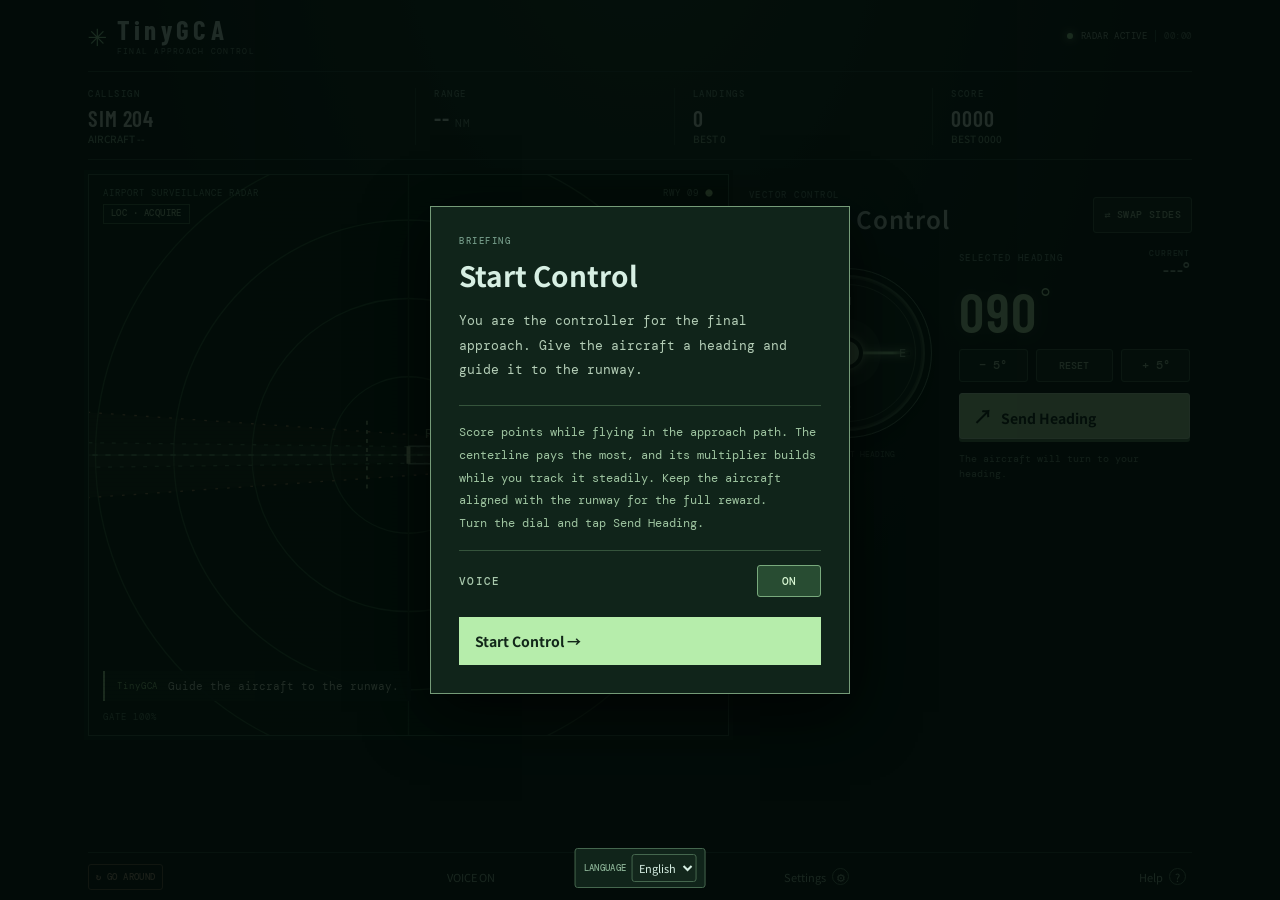
<file: index.html>
<!doctype html>
<html lang="en">
<head>
  <meta charset="utf-8">
  <meta name="viewport" content="width=device-width, initial-scale=1, viewport-fit=cover, user-scalable=no">
  <meta name="theme-color" content="#071310">
  <title>TinyGCA / FINAL APPROACH</title>
  <link rel="canonical" href="https://tatesuke.github.io/TinyGCA/">
  <meta name="description" content="A radar approach mini-game that lets you guide aircraft to the runway.">
  <meta property="og:type" content="website">
  <meta property="og:url" content="https://tatesuke.github.io/TinyGCA/">
  <meta property="og:title" content="TinyGCA / FINAL APPROACH">
  <meta property="og:description" content="A radar approach mini-game that lets you guide aircraft to the runway.">
  <meta property="og:image" content="https://tatesuke.github.io/TinyGCA/og-image.png">
  <meta property="og:image:width" content="1500">
  <meta property="og:image:height" content="787">
  <meta property="og:image:type" content="image/png">
  <meta property="og:image:alt" content="TinyGCA radar showing an aircraft correcting toward the runway, beside the heading controls.">
  <meta name="twitter:card" content="summary_large_image">
  <meta name="twitter:title" content="TinyGCA / FINAL APPROACH">
  <meta name="twitter:description" content="A radar approach mini-game that lets you guide aircraft to the runway.">
  <meta name="twitter:image" content="https://tatesuke.github.io/TinyGCA/og-image.png">
  <meta name="twitter:image:alt" content="TinyGCA radar showing an aircraft correcting toward the runway, beside the heading controls.">
  <link rel="stylesheet" href="style.css">
  <style>
    #radar { touch-action: none; cursor: grab; }
    #radar:active { cursor: grabbing; }
    .radar-controls { position: absolute; z-index: 2; top: 34px; right: 12px; display: flex; gap: 4px; }
    .radar-controls button { min-width: 30px; height: 28px; padding: 0 6px; border: 1px solid #527f59; border-radius: 3px; background: #10291de8; color: #c6e9c1; font: 600 10px 'DM Mono', monospace; }
    .radar-controls button:focus-visible { outline: 2px solid #c5ffc2; outline-offset: 2px; }
    .penalty-toast { position: absolute; z-index: 2; top: 71px; right: 12px; padding: 5px 8px; border: 1px solid #c77868; border-radius: 3px; background: #351b19e8; color: #ffd1c4; font: 600 10px 'DM Mono', monospace; letter-spacing: .04em; pointer-events: none; opacity: 0; transform: translateY(-4px); transition: opacity .18s, transform .18s; }
    .penalty-toast.show { opacity: 1; transform: translateY(0); }
    .go-around { height: 26px; padding: 0 7px; border: 1px solid #71594a; border-radius: 3px; background: transparent; color: #b49a83; font: 600 9px 'DM Mono', monospace; letter-spacing: .04em; }
    @media (min-width: 800px) {
      .console { width: min(100%, 1140px); display: grid; grid-template-columns: minmax(0, 1.3fr) minmax(320px, .9fr); grid-template-rows: auto auto 1fr auto; column-gap: 20px; }
      .topbar, .status-strip, footer { grid-column: 1 / -1; }
      .radar-wrap { grid-column: 1; grid-row: 3; align-self: start; aspect-ratio: 1.14 / 1; }
      .control-panel { grid-column: 2; grid-row: 3; align-self: start; min-width: 0; }
      .control-content { grid-template-columns: 44% 56%; }
      .dial { width: min(15vw, 170px); height: min(15vw, 170px); }
      .issue small { display: none; }
    }
  </style>
</head>
<body>
  <main class="console">
    <header class="topbar">
      <div class="brand"><span class="brand-mark">✳</span><div><strong>TinyGCA</strong><small>FINAL APPROACH CONTROL</small></div></div>
      <div class="top-right"><span class="live-dot"></span><span>RADAR ACTIVE</span><span class="clock" id="clock">00:00</span></div>
    </header>

    <section class="status-strip" aria-label="Flight status">
      <div><span class="label">CALLSIGN</span><strong id="callsign">SIM 204</strong><span class="aircraft-type" id="aircraftType">AIRCRAFT --</span></div>
      <div><span class="label">RANGE</span><strong><span id="range">--</span> <em>NM</em></strong></div>
      <div><span class="label">LANDINGS</span><strong id="landingCount">0</strong><span class="aircraft-type">BEST <span id="maxLandings">0</span></span></div>
      <div><span class="label">SCORE</span><strong id="score">0000</strong><span class="aircraft-type">BEST <span id="maxScore">0000</span></span></div>
    </section>

    <section class="radar-wrap" aria-label="Radar screen">
      <canvas id="radar" aria-label="Radar view of the aircraft and runway. Drag to move the view."></canvas>
      <div class="radar-top"><span>AIRPORT SURVEILLANCE RADAR</span><span>RWY 09 <b>●</b></span></div>
      <div class="radar-controls" aria-label="Radar view controls"><button id="radarZoomOut" type="button" aria-label="Zoom out">−</button><button id="radarReset" type="button" aria-label="Reset radar view">AUTO</button><button id="radarZoomIn" type="button" aria-label="Zoom in">＋</button></div>
      <div class="penalty-toast" id="penaltyToast" role="status" aria-live="polite"></div>
      <div class="loc-status" id="locStatus">LOC · ACQUIRE</div>
      <div class="radar-bottom"><span id="gateWidth">GATE 100%</span></div>
      <div class="message" id="message" aria-live="polite"><span class="message-kicker">TinyGCA</span><span id="messageText">Guide the aircraft to the runway.</span></div>
    </section>

    <section class="control-panel">
      <div class="panel-heading"><div><span class="label">VECTOR CONTROL</span><h1>Heading Control</h1></div><button id="swapControls" class="swap-controls" type="button" aria-pressed="false" aria-label="Swap compass and heading controls">⇄ SWAP SIDES</button></div>
      <div class="control-content" id="controlContent">
        <div class="dial-side">
          <div class="dial" id="dial" role="slider" tabindex="0" aria-label="Selected heading" aria-valuemin="0" aria-valuemax="359" aria-valuenow="90">
            <div class="dial-ticks"></div><div class="dial-runway-guide" id="dialRunwayGuide" aria-hidden="true" hidden></div><div class="dial-face"><span class="dial-n">N</span><span class="dial-e">E</span><span class="dial-s">S</span><span class="dial-w">W</span><div class="dial-current-pointer" id="dialCurrentPointer" aria-hidden="true" hidden></div><span class="dial-pointer" id="dialPointer"></span></div><div class="dial-center" aria-hidden="true"></div>
          </div>
          <div class="dial-hint">DRAG TO SET HEADING</div>
        </div>
        <div class="command-side">
          <div class="heading-labels"><span class="label">SELECTED HEADING</span><span class="current-heading"><span class="label">CURRENT</span><strong><span id="heading">---</span>°</strong></span></div>
          <div class="selected"><span id="selectedHeading">090</span><sup>°</sup></div>
          <div class="adjust"><button id="minus" aria-label="Decrease heading by 5 degrees">− 5°</button><button id="resetHeading" type="button" aria-label="Reset to currently instructed heading" title="Reset to instructed heading">RESET</button><button id="plus" aria-label="Increase heading by 5 degrees">+ 5°</button></div>
          <button class="issue" id="issue"><span>↗</span> Send Heading <small>TRANSMIT</small></button>
          <p class="command-note" id="commandNote">The aircraft will turn to your heading.</p>
        </div>
      </div>
    </section>

    <footer><button class="go-around" id="goAround" type="button">↻ GO AROUND</button><button id="voiceButton" aria-pressed="true">VOICE ON</button><label class="language-control"><span>LANGUAGE</span><select id="languageSelect" aria-label="Language"><option value="en">English</option><option value="ja">日本語</option></select></label><button id="settingsButton" type="button">Settings <span>⚙</span></button><button id="helpButton">Help <span>?</span></button></footer>
  </main>

  <div class="overlay" id="overlay" hidden><div class="modal"><span class="label" id="modalKicker">BRIEFING</span><h2 id="modalTitle">Start Control</h2><p id="modalText"></p><div class="modal-info" id="modalInfo"></div><div class="modal-sound" id="modalSound"><span>VOICE</span><button id="modalVoiceButton" type="button" aria-pressed="true">ON</button></div><button id="modalButton">Start Control <span>→</span></button><button id="shareScore" type="button" hidden>Share Result ↗</button></div></div>
  <div class="overlay settings-overlay" id="settingsOverlay" hidden><div class="modal settings-modal" role="dialog" aria-modal="true" aria-labelledby="settingsTitle"><span class="label">DISPLAY &amp; SIMULATION</span><h2 id="settingsTitle">Settings</h2><div class="settings-list">
    <label class="setting-row"><span>コンパス円周ガイド</span><input id="settingCompassGuide" type="checkbox"></label>
    <label class="setting-row"><span>機影横のポイント</span><input id="settingPoints" type="checkbox"></label>
    <label class="setting-row"><span>機体横の風表示</span><input id="settingWindDisplay" type="checkbox"></label>
    <label class="setting-row setting-number"><span>機影更新間隔 <small>0 = 滑らか</small></span><span><input id="settingRefreshMs" type="number" min="0" max="10000" step="100" inputmode="numeric"> ms</span></label>
    <label class="setting-row"><span>機体形状を表示 <small>OFF = 点</small></span><input id="settingAircraftShape" type="checkbox"></label>
    <fieldset class="aircraft-options"><legend>出現機体</legend><label><input type="checkbox" name="aircraftType" value="helicopter">ヘリコプター</label><label><input type="checkbox" name="aircraftType" value="light">軽飛行機</label><label><input type="checkbox" name="aircraftType" value="heavy">大型機</label><label><input type="checkbox" name="aircraftType" value="business">ビジネスジェット</label><label><input type="checkbox" name="aircraftType" value="fighter">戦闘機</label></fieldset>
    <label class="setting-row"><span>無風モード</span><input id="settingCalmWind" type="checkbox"></label>
  </div><p class="settings-error" id="settingsError" role="alert"></p><div class="settings-actions"><button id="settingsReset" class="settings-reset" type="button">Reset Defaults</button><button id="settingsClose" type="button">Save &amp; Close <span>→</span></button></div></div></div>
  <script src="game.js"></script>
</body>
</html>
</file>
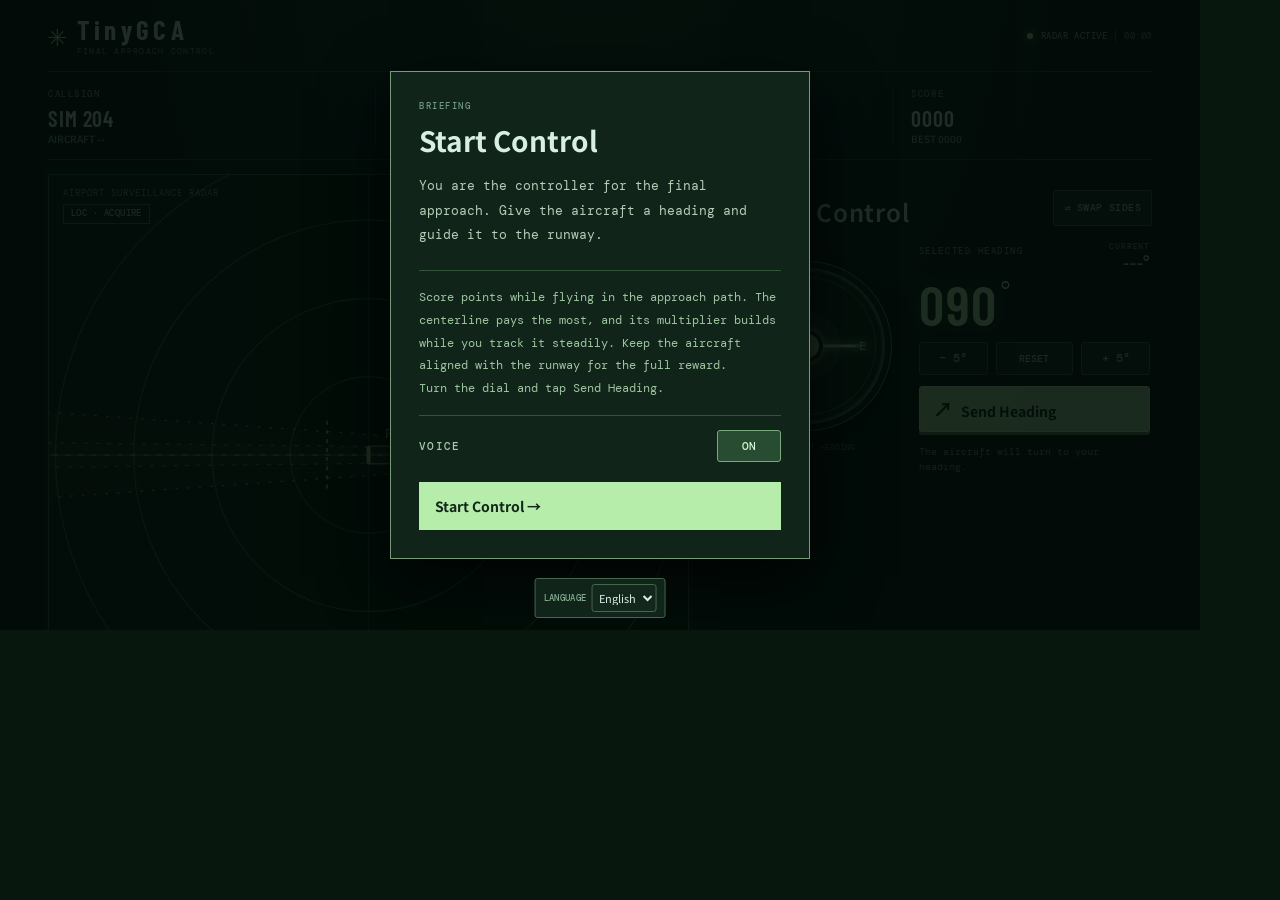
<file: og-capture.html>
<!doctype html>
<html lang="en">
<head>
  <meta charset="utf-8">
  <meta name="viewport" content="width=device-width, initial-scale=1">
  <meta name="robots" content="noindex, nofollow">
  <title>TinyGCA — OG image capture</title>
  <style>
    html, body { margin: 0; width: 100%; height: 100%; overflow: hidden; background: #07170e; }
    iframe { display: block; width: 1200px; height: 630px; border: 0; }
  </style>
</head>
<body>
  <!-- Capture this page at a 1200 × 630 viewport. The frame uses the actual game renderer. -->
  <iframe id="capture" title="TinyGCA radar capture"></iframe>
  <script>
    document.getElementById('capture').src = location.protocol === 'file:'
      ? 'index.html?og-capture=1'
      : '/?og-capture=1';
  </script>
</body>
</html>
</file>
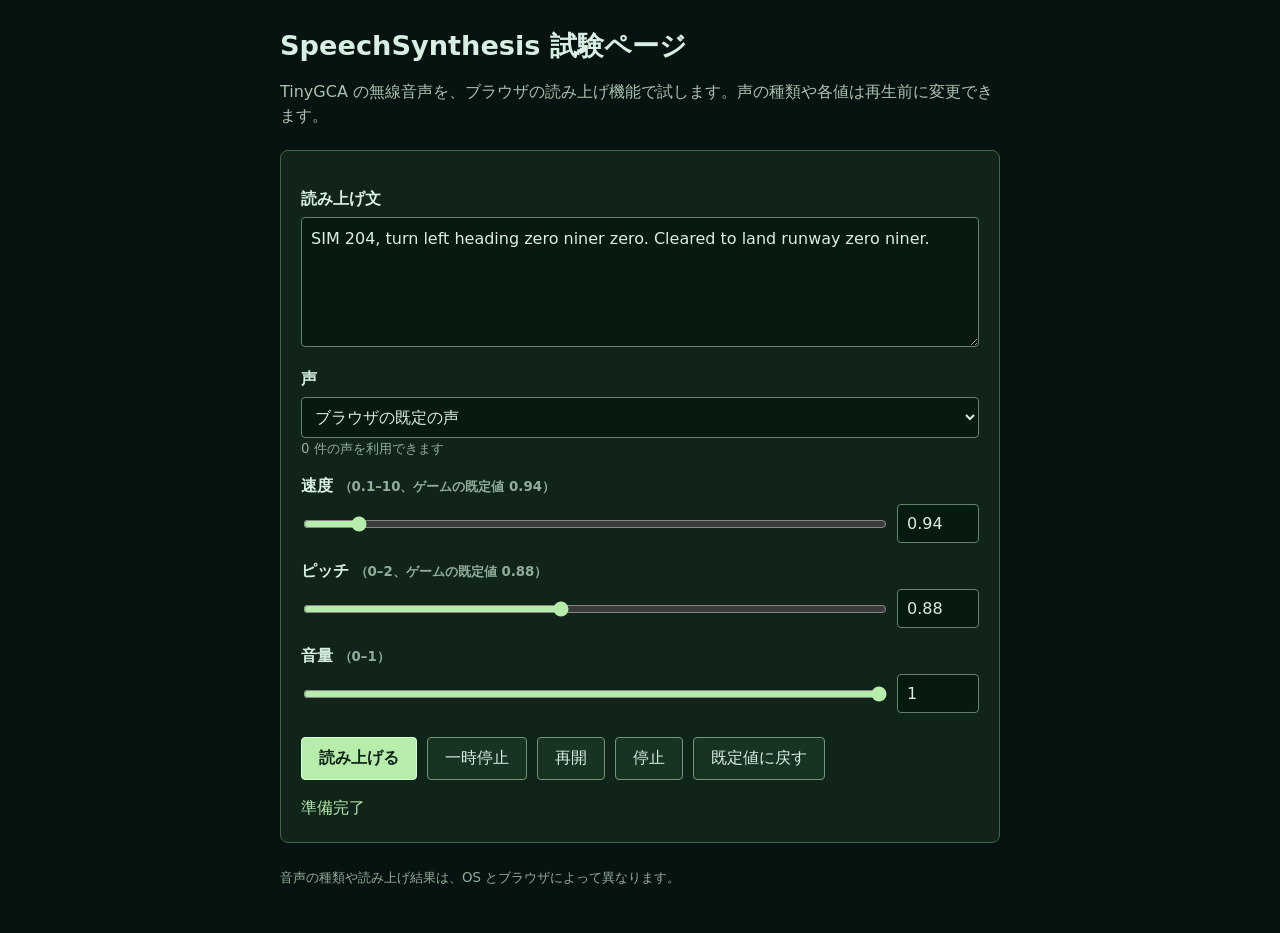
<file: speech-test.html>
<!doctype html>
<html lang="ja">
<head>
  <meta charset="utf-8">
  <meta name="viewport" content="width=device-width, initial-scale=1">
  <meta name="robots" content="noindex, nofollow">
  <title>SpeechSynthesis 試験ページ — TinyGCA</title>
  <style>
    :root { color-scheme: dark; font-family: system-ui, sans-serif; background: #071310; color: #d7efe3; }
    * { box-sizing: border-box; }
    body { margin: 0; padding: 28px 16px; }
    main { max-width: 720px; margin: auto; }
    h1 { margin: 0 0 8px; font-size: 1.7rem; }
    p { color: #a9c3b0; line-height: 1.5; }
    .panel { background: #10241a; border: 1px solid #42664b; border-radius: 8px; padding: 20px; margin: 22px 0; }
    label { display: block; margin: 18px 0 7px; font-weight: 600; }
    select, textarea, input[type="number"] { width: 100%; border: 1px solid #63836a; border-radius: 4px; background: #071a10; color: inherit; font: inherit; padding: 9px; }
    textarea { min-height: 130px; resize: vertical; line-height: 1.5; }
    .slider { display: grid; grid-template-columns: minmax(0, 1fr) 82px; gap: 12px; align-items: center; }
    input[type="range"] { width: 100%; accent-color: #b6edab; }
    .actions { display: flex; flex-wrap: wrap; gap: 10px; margin-top: 24px; }
    button { padding: 10px 17px; border: 1px solid #709678; border-radius: 4px; background: #193322; color: inherit; font: inherit; cursor: pointer; }
    button.primary { background: #b6edab; color: #102319; border-color: #d4ffd1; font-weight: 700; }
    button:disabled { opacity: .45; cursor: not-allowed; }
    :focus-visible { outline: 2px solid #c5ffc2; outline-offset: 3px; }
    #status { min-height: 1.5em; margin-top: 18px; color: #b6edab; }
    small { color: #91ad9a; }
  </style>
</head>
<body>
  <main>
    <h1>SpeechSynthesis 試験ページ</h1>
    <p>TinyGCA の無線音声を、ブラウザの読み上げ機能で試します。声の種類や各値は再生前に変更できます。</p>
    <div class="panel">
      <label for="text">読み上げ文</label>
      <textarea id="text">SIM 204, turn left heading zero niner zero. Cleared to land runway zero niner.</textarea>

      <label for="voice">声</label>
      <select id="voice"><option value="">ブラウザの既定の声</option></select>
      <small id="voiceCount">利用可能な声を読み込み中…</small>

      <label for="rate">速度 <small>（0.1–10、ゲームの既定値 0.94）</small></label>
      <div class="slider"><input id="rate" type="range" min="0.1" max="10" step="0.01" value="0.94"><input id="rateNumber" type="number" min="0.1" max="10" step="0.01" value="0.94" aria-label="速度の数値"></div>

      <label for="pitch">ピッチ <small>（0–2、ゲームの既定値 0.88）</small></label>
      <div class="slider"><input id="pitch" type="range" min="0" max="2" step="0.01" value="0.88"><input id="pitchNumber" type="number" min="0" max="2" step="0.01" value="0.88" aria-label="ピッチの数値"></div>

      <label for="volume">音量 <small>（0–1）</small></label>
      <div class="slider"><input id="volume" type="range" min="0" max="1" step="0.01" value="1"><input id="volumeNumber" type="number" min="0" max="1" step="0.01" value="1" aria-label="音量の数値"></div>

      <div class="actions">
        <button id="play" class="primary" type="button">読み上げる</button>
        <button id="pause" type="button">一時停止</button>
        <button id="resume" type="button">再開</button>
        <button id="stop" type="button">停止</button>
        <button id="reset" type="button">既定値に戻す</button>
      </div>
      <div id="status" role="status" aria-live="polite">準備完了</div>
    </div>
    <p><small>音声の種類や読み上げ結果は、OS とブラウザによって異なります。</small></p>
  </main>
  <script>
    const supported = 'speechSynthesis' in window && 'SpeechSynthesisUtterance' in window;
    const synth = supported ? window.speechSynthesis : null;
    const $ = id => document.getElementById(id);
    const status = message => { $('status').textContent = message; };
    const textStorageKey = 'tinygca.speechTest.text';
    try {
      const savedText = localStorage.getItem(textStorageKey);
      if (savedText !== null) $('text').value = savedText;
    } catch {}
    $('text').addEventListener('input', () => {
      try { localStorage.setItem(textStorageKey, $('text').value); } catch {}
    });
    let voices = [];
    let current = null;

    for (const [id, min, max] of [['rate', .1, 10], ['pitch', 0, 2], ['volume', 0, 1]]) {
      const range = $(id);
      const number = $(id + 'Number');
      range.addEventListener('input', () => { number.value = range.value; });
      number.addEventListener('input', () => {
        if (number.value === '') return;
        const value = Number(number.value);
        if (Number.isFinite(value)) range.value = Math.min(max, Math.max(min, value));
      });
      number.addEventListener('change', () => { number.value = range.value; });
    }

    function loadVoices() {
      if (!supported) return;
      const previous = $('voice').value;
      voices = synth.getVoices();
      $('voice').replaceChildren(new Option('ブラウザの既定の声', ''));
      voices.forEach((voice, index) => {
        $('voice').add(new Option(`${voice.name} (${voice.lang})${voice.default ? ' — 既定' : ''}`, String(index)));
      });
      if (previous && voices[Number(previous)]) $('voice').value = previous;
      $('voiceCount').textContent = `${voices.length} 件の声を利用できます`;
    }

    if (supported) {
      loadVoices();
      synth.addEventListener('voiceschanged', loadVoices);
    } else {
      status('このブラウザは SpeechSynthesis に対応していません。');
      $('voiceCount').textContent = '利用できません';
      for (const id of ['play', 'pause', 'resume', 'stop']) $(id).disabled = true;
    }

    $('play').addEventListener('click', () => {
      const text = $('text').value.trim();
      if (!text) { status('読み上げ文を入力してください。'); return; }
      synth.cancel();
      const utterance = new SpeechSynthesisUtterance(text);
      const selected = $('voice').value;
      if (selected !== '' && voices[Number(selected)]) utterance.voice = voices[Number(selected)];
      utterance.lang = utterance.voice?.lang || 'en-US';
      utterance.rate = Number($('rate').value);
      utterance.pitch = Number($('pitch').value);
      utterance.volume = Number($('volume').value);
      current = utterance;
      utterance.onstart = () => { if (current === utterance) status('読み上げ中'); };
      utterance.onend = () => { if (current === utterance) { current = null; status('読み上げ完了'); } };
      utterance.onerror = event => { if (current === utterance) { current = null; status(`読み上げエラー: ${event.error}`); } };
      try { synth.speak(utterance); status('読み上げを開始しています…'); }
      catch (error) { current = null; status(`読み上げに失敗しました: ${error.message}`); }
    });
    $('pause').addEventListener('click', () => { synth.pause(); status('一時停止中'); });
    $('resume').addEventListener('click', () => { synth.resume(); status('読み上げ中'); });
    $('stop').addEventListener('click', () => { current = null; synth.cancel(); status('停止しました'); });
    $('reset').addEventListener('click', () => {
      $('voice').value = '';
      for (const [id, value] of [['rate', '0.94'], ['pitch', '0.88'], ['volume', '1']]) {
        $(id).value = value;
        $(id + 'Number').value = value;
      }
      status('既定値に戻しました');
    });
  </script>
</body>
</html>
</file>
<file: style.css>
@import url('https://fonts.googleapis.com/css2?family=Barlow+Condensed:wght@500;600;700&family=DM+Mono:wght@400;500&family=Noto+Sans+JP:wght@400;500;700&display=swap');
.aircraft-type{display:block;margin-top:2px;color:#86ad91;font:500 10px/1.2 'Noto Sans JP',sans-serif;white-space:nowrap}
.loc-status{position:absolute;top:29px;left:14px;padding:4px 7px;border:1px solid #48714d;background:#092016d9;color:#b0d7ac;font:500 9px/1.1 'DM Mono',monospace;letter-spacing:.05em;pointer-events:none}.loc-status.established{border-color:#b3f1a3;color:#d1ffc5;box-shadow:0 0 10px #a5e69a55;animation:loc-boost-pulse .8s ease-in-out infinite alternate}@keyframes loc-boost-pulse{from{border-color:#77a979;color:#b8deb3;box-shadow:0 0 5px #a5e69a44;background:#092016e8}to{border-color:#d8ffd0;color:#efffec;box-shadow:0 0 16px #baffaa99,0 0 4px #e3ffdc inset;background:#153c25f2}}@media(prefers-reduced-motion:reduce){.loc-status.established{animation:none;border-color:#d8ffd0;color:#efffec;box-shadow:0 0 12px #baffaa77}}
:root{font-family:'DM Mono','Noto Sans JP',monospace;color:#d7efe3;background:#07110f;font-synthesis:none}*{box-sizing:border-box}body{margin:0;min-width:320px;background:radial-gradient(ellipse at 50% -20%,#1c3529 0%,#07110f 55%);min-height:100dvh}.console{width:min(100%,510px);margin:auto;min-height:100dvh;padding:0 18px;display:flex;flex-direction:column}.topbar{height:72px;display:flex;align-items:center;justify-content:space-between;border-bottom:1px solid #29443a}.brand{display:flex;align-items:center;gap:10px}.brand-mark{font-size:31px;color:#a8eab0;line-height:1}.brand strong{font:700 27px/1 'Barlow Condensed',sans-serif;letter-spacing:.16em;display:block}.brand small{display:block;font-size:8px;letter-spacing:.16em;color:#789b88;margin-top:3px}.top-right{font-size:9px;color:#a5c2ad;letter-spacing:.06em;display:flex;align-items:center;gap:8px}.live-dot{height:6px;width:6px;border-radius:50%;background:#b3f7ad;box-shadow:0 0 9px #b3f7ad}.clock{color:#698476;border-left:1px solid #345245;padding-left:8px}.status-strip{display:grid;grid-template-columns:1.3fr 1fr 1fr 1fr;border-bottom:1px solid #29443a;padding:16px 0 14px;gap:6px}.status-strip>div{border-right:1px solid #254235;padding-left:12px}.status-strip>div:first-child{padding-left:0}.status-strip>div:last-child{border:0}.label{display:block;font-size:9px;letter-spacing:.17em;color:#719785;font-weight:500}.status-strip strong{display:block;font:600 22px/1.2 'Barlow Condensed',sans-serif;letter-spacing:.04em;margin-top:5px;color:#e2f4e7;white-space:nowrap}.status-strip em{font-style:normal;font:11px 'DM Mono',monospace;color:#739585}.radar-wrap{position:relative;margin:14px 0 0;border:1px solid #3e6750;background:#06150f;box-shadow:inset 0 0 35px #0a2b1a,0 0 0 4px #0a1c15;aspect-ratio:1.14/1;overflow:hidden}.radar-wrap:after{content:"";position:absolute;inset:0;pointer-events:none;background:repeating-linear-gradient(to bottom,transparent 0,transparent 3px,#0004 4px);opacity:.4}#radar{display:block;width:100%;height:100%}.radar-top,.radar-bottom{position:absolute;left:14px;right:14px;display:flex;justify-content:space-between;font-size:9px;letter-spacing:.11em;color:#78a88a;pointer-events:none}.radar-top{top:12px}.radar-top b{font-size:8px;color:#bff9a9}.radar-bottom{bottom:12px;color:#628b6f}.message{position:absolute;left:14px;bottom:58px;background:#0b2119e8;border-left:2px solid #b6f3ad;padding:8px 12px;max-width:calc(100% - 28px);display:flex;gap:10px;align-items:center;font-size:11px;color:#e0f6dc;transition:opacity .3s}.message-kicker{font-size:9px;color:#a9e998;letter-spacing:.1em}.control-panel{padding-top:22px;flex:1}.panel-heading{display:flex;align-items:end;justify-content:space-between}.panel-heading h1{font:600 24px/1.1 'Noto Sans JP',sans-serif;letter-spacing:.03em;margin:5px 0 0}.instruction{font-size:10px;color:#789783;padding-bottom:3px}.control-content{display:grid;grid-template-columns:47% 53%;align-items:center;padding:15px 2px 11px;min-height:224px}.dial-side{text-align:center}.dial{position:relative;width:min(42vw,184px);height:min(42vw,184px);margin:auto;border-radius:50%;border:1px solid #668a70;background:radial-gradient(circle,#243b2d 0 28%,#14261d 29% 62%,#344b37 63% 65%,#102219 66%);box-shadow:0 8px 23px #0009,inset 0 0 0 6px #0a1a12,inset 0 0 0 8px #4d6c52;touch-action:none;cursor:grab}.dial:active{cursor:grabbing}.dial-ticks{position:absolute;inset:10px;border-radius:50%;background:repeating-conic-gradient(from 0deg,#8eb195 0deg 1deg,transparent 1deg 15deg);mask:radial-gradient(circle,transparent 0 79%,#000 80% 85%,transparent 86%)}.dial-face{position:absolute;inset:15px;border-radius:50%;border:1px solid #47654e}.dial-face span:not(.dial-pointer):not(.dial-center){position:absolute;color:#9fc0a2;font:500 12px 'DM Mono',monospace}.dial-n{top:8px;left:50%;transform:translateX(-50%)}.dial-e{right:9px;top:50%;transform:translateY(-50%)}.dial-s{bottom:8px;left:50%;transform:translateY(-50%)}.dial-w{left:9px;top:50%;transform:translateY(-50%)}.dial-pointer{position:absolute;left:50%;top:50%;width:3px;height:45%;transform-origin:50% 0;background:linear-gradient(#b6f5ae,#b6f5ae 72%,transparent);box-shadow:0 0 9px #b6f5ae}.dial-pointer:after{content:"";position:absolute;top:0;left:-5px;border-left:6px solid transparent;border-right:6px solid transparent;border-bottom:11px solid #b6f5ae;transform:translateY(-8px)}.dial-center{position:absolute;left:50%;top:50%;width:18px;height:18px;border-radius:50%;transform:translate(-50%,-50%);background:#b4e6ad;border:4px solid #1b3223;box-shadow:0 0 8px #b6f5ae}.dial-hint{margin-top:11px;color:#658471;font-size:9px;letter-spacing:.15em}.command-side{padding-left:15px}.selected{font:600 56px/1 'Barlow Condensed',sans-serif;letter-spacing:.03em;color:#c8f8bb;margin:5px 0 10px;text-shadow:0 0 18px #a9e89a33}.selected sup{font:25px 'Barlow Condensed',sans-serif;vertical-align:top;margin-left:3px}.adjust{display:flex;gap:8px;margin-bottom:11px}.adjust button{flex:1;background:#13271c;border:1px solid #45674e;color:#b6d6b4;border-radius:3px;height:33px;font:500 12px 'DM Mono',monospace}.issue{width:100%;background:#b6edab;border:1px solid #d4ffd1;color:#102319;border-radius:3px;height:46px;text-align:left;padding:0 13px;font:700 14px 'Noto Sans JP',sans-serif;cursor:pointer;box-shadow:0 3px 0 #5b875b}.issue span{font-size:20px;margin-right:5px}.issue small{float:right;font:500 9px 'DM Mono',monospace;letter-spacing:.07em;margin-top:6px}.issue:active{transform:translateY(2px);box-shadow:0 1px 0 #5b875b}.command-note{margin:12px 0 0;color:#7c9c85;font-size:10px;line-height:1.5}button{cursor:pointer}button:focus-visible,.dial:focus-visible{outline:2px solid #c5ffc2;outline-offset:3px}footer{border-top:1px solid #29443a;display:flex;justify-content:space-between;align-items:center;height:48px;color:#567465;font-size:9px;letter-spacing:.1em}footer button{background:none;border:0;color:#a6c9ad;font:11px 'Noto Sans JP',sans-serif}footer button span{display:inline-grid;place-items:center;border:1px solid #668a70;border-radius:50%;width:17px;height:17px;margin-left:4px}.overlay{position:fixed;inset:0;background:#020b08db;z-index:10;display:grid;place-items:center;padding:24px}.overlay[hidden]{display:none}.modal{width:min(100%,420px);border:1px solid #759b78;background:#10241a;padding:28px;box-shadow:0 18px 60px #000b}.modal h2{font:700 28px 'Noto Sans JP',sans-serif;margin:8px 0 14px}.modal p{color:#b4ceb7;line-height:1.9;font-size:13px;margin:0}.modal-info{border-top:1px solid #35543c;border-bottom:1px solid #35543c;padding:15px 0;margin:22px 0;color:#9fc5a1;font-size:12px;line-height:1.9}.modal button{width:100%;height:48px;border:0;background:#b6edab;color:#122719;font:700 14px 'Noto Sans JP',sans-serif;text-align:left;padding:0 16px}.modal button span{float:right;font-size:20px}@media(max-width:390px){.console{padding:0 13px}.topbar{height:62px}.status-strip strong{font-size:19px}.radar-wrap{margin-top:12px}.control-panel{padding-top:18px}.panel-heading h1{font-size:21px}.instruction{font-size:9px}.control-content{min-height:205px}.selected{font-size:48px}.command-side{padding-left:10px}}@media(min-height:850px){.radar-wrap{aspect-ratio:1.05/1}.control-panel{padding-top:29px}}
.dial-center{z-index:2;width:32px;height:32px;cursor:pointer;touch-action:manipulation}.dial-center:hover{box-shadow:0 0 0 5px #b6f5ae33,0 0 14px #b6f5ae}.issue.transmitting{position:relative;overflow:hidden}.issue.transmitting:before{content:"";display:inline-block;width:13px;height:13px;margin-right:8px;border:2px solid #10231955;border-top-color:#102319;border-radius:50%;vertical-align:-2px;animation:heading-loading .7s linear infinite}.issue.transmitting:after{content:"";position:absolute;left:0;bottom:0;width:100%;height:3px;background:#4d8b5f;transform-origin:left;animation:heading-progress 1.6s ease-in-out infinite}.issue.transmitting small{visibility:hidden}.issue.transmitting small:after{content:"SENDING";visibility:visible;position:absolute;right:13px}@keyframes heading-loading{to{transform:rotate(360deg)}}@keyframes heading-progress{0%{transform:scaleX(0)}75%{transform:scaleX(1)}100%{transform:scaleX(1)}}@media(prefers-reduced-motion:reduce){.issue.transmitting:before,.issue.transmitting:after{animation:none}.issue.transmitting:after{transform:scaleX(1)}}
.modal-sound{display:flex;align-items:center;justify-content:space-between;margin:-8px 0 20px;color:#a9c9ad;font:500 11px 'DM Mono',monospace;letter-spacing:.12em}.modal-sound[hidden]{display:none}.modal .modal-sound button{width:64px;height:32px;padding:0;text-align:center;border:1px solid #79aa7d;border-radius:3px;background:#284c32;color:#d7f6d2;font:700 11px 'DM Mono',monospace}.modal .modal-sound button[aria-pressed="false"]{border-color:#657467;background:#243027;color:#aeb9ae}.modal.missed{border-color:#c77868;background:#291b1a;box-shadow:0 18px 60px #000b,0 0 32px #a9412826}.modal.missed .label{color:#ee9d88}.modal.missed h2{color:#ffd1c4}.modal.missed .modal-info{border-color:#7e4740;color:#ebad9f}.modal.missed #modalButton{background:#dc8c77;color:#2c1713}.modal.missed #modalButton:hover{background:#efa18d}
.heading-labels{display:flex;align-items:start;justify-content:space-between;gap:5px}.heading-labels>.label{padding-top:4px}.current-heading{text-align:right;white-space:nowrap;color:#a9c6af}.current-heading .label{font-size:8px;letter-spacing:.1em}.current-heading strong{display:block;margin-top:2px;font:600 18px/1 'Barlow Condensed',sans-serif;letter-spacing:.04em}@media(max-width:390px){.heading-labels>.label{font-size:8px}.current-heading strong{font-size:16px}}
.modal #shareScore{margin-top:10px;border:1px solid #a86d60;background:#3b2825;color:#ffd1c4;text-align:center;font:700 13px 'Noto Sans JP',sans-serif}.modal #shareScore:hover{background:#50332e}.modal #shareScore[hidden]{display:none}
.overlay{display:flex;overflow-y:auto;overscroll-behavior:contain;-webkit-overflow-scrolling:touch}.modal{margin:auto}
.swap-controls{min-height:36px;padding:0 10px;border:1px solid #45674e;border-radius:3px;background:#13271c;color:#b6d6b4;font:500 10px 'DM Mono',monospace;letter-spacing:.04em;white-space:nowrap}.swap-controls[aria-pressed="true"]{border-color:#a8d8a5;color:#d5f5cf}.control-content.swapped{grid-template-columns:53% 47%}.control-content.swapped .dial-side{grid-column:2;grid-row:1}.control-content.swapped .command-side{grid-column:1;grid-row:1;padding-left:0;padding-right:15px}@media(max-width:390px){.control-content.swapped .command-side{padding-right:10px}}@media(min-width:800px){.control-content.swapped{grid-template-columns:56% 44%}}
.dial-center{pointer-events:none;cursor:inherit}.dial-hint{font-size:8px;letter-spacing:0;line-height:1.4}.adjust #resetHeading{flex:1.3;font-size:10px;padding:0 2px}
.dial,.dial *,.radar-wrap,.radar-wrap *{-webkit-user-select:none;user-select:none;-webkit-touch-callout:none}
.language-control{display:flex;align-items:center;gap:5px;color:#86ad91;font:500 9px 'DM Mono','Noto Sans JP',monospace;letter-spacing:.04em}.language-control select{max-width:82px;padding:4px 3px;border:1px solid #45674e;border-radius:3px;background:#13271c;color:#d7efe3;font:11px 'Noto Sans JP',sans-serif}.language-control select:focus-visible{outline:2px solid #c5ffc2;outline-offset:2px}body:has(.overlay:not([hidden])) .language-control{position:fixed;z-index:11;bottom:max(12px,env(safe-area-inset-bottom));left:50%;transform:translateX(-50%);padding:5px 8px;border:1px solid #45674e;border-radius:3px;background:#10241a}@media(max-width:390px){.language-control span{display:none}}
.dial-s{transform:translateX(-50%)}
.dial-current-pointer{position:absolute;z-index:0;left:50%;top:50%;width:2px;height:39%;transform-origin:50% 0;background:repeating-linear-gradient(to bottom,#b8d9bc 0 5px,transparent 5px 9px);opacity:.42;pointer-events:none}.dial-current-pointer:after{content:"";position:absolute;top:-4px;left:-3px;width:6px;height:6px;border:1px solid #c5e2c8;border-radius:50%;background:#173022}.dial-pointer{z-index:1}
.dial-runway-guide{position:absolute;z-index:3;inset:3px;border-radius:50%;pointer-events:none;transform-origin:center}.dial-runway-guide:before{content:"";position:absolute;top:3px;left:50%;transform:translateX(-50%);border-left:6px solid transparent;border-right:6px solid transparent;border-top:10px solid #f2bd78;filter:drop-shadow(0 0 4px #f2bd7899)}
.message{bottom:34px}
.settings-modal{width:min(100%,500px);max-height:calc(100dvh - 32px);overflow:auto}.settings-list{display:grid;gap:0;margin:18px 0;border-top:1px solid #35543c}.setting-row{display:flex;justify-content:space-between;align-items:center;gap:16px;min-height:48px;border-bottom:1px solid #29483a;color:#c7dfca;font:12px 'Noto Sans JP',sans-serif}.setting-row small{display:block;margin-top:3px;color:#719785;font-size:9px}.setting-row input[type="checkbox"],.aircraft-options input{width:18px;height:18px;accent-color:#9bd696}.setting-number input{width:94px;padding:7px;border:1px solid #45674e;border-radius:3px;background:#091a12;color:#d7efe3;text-align:right;font:12px 'DM Mono',monospace}.aircraft-options{margin:12px 0;padding:12px;border:1px solid #35543c}.aircraft-options legend{padding:0 7px;color:#719785;font-size:10px;letter-spacing:.1em}.aircraft-options label{display:inline-flex;align-items:center;gap:6px;width:50%;padding:7px 0;color:#bcd5c0;font:11px 'Noto Sans JP',sans-serif}.settings-error{min-height:18px!important;margin:-8px 0 8px!important;color:#ffae9b!important;font-size:11px!important}.settings-overlay .modal button{margin-top:0}.settings-actions{display:grid;grid-template-columns:1fr 1.7fr;gap:8px}.settings-overlay .modal .settings-reset{border:1px solid #567465;background:transparent;color:#a6c9ad;font-size:11px;text-align:center}footer{gap:4px}@media(max-width:430px){footer #settingsButton,footer #helpButton{font-size:0}footer #settingsButton span,footer #helpButton span{font-size:11px;margin-left:0}.aircraft-options label{width:100%}}
</file>
